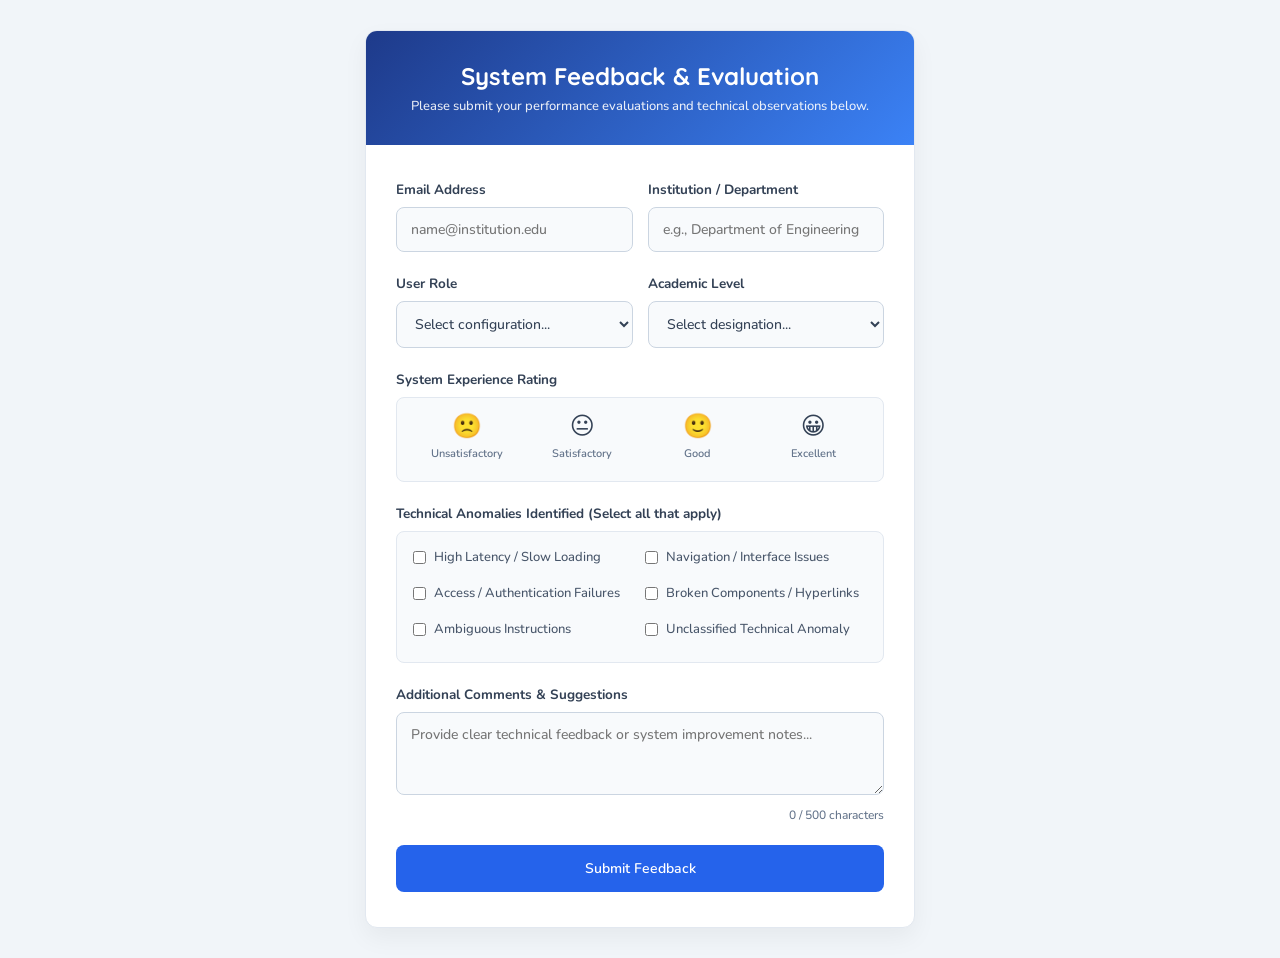
<file: feedback.html>
<!DOCTYPE html>
<html lang="en">
<head>
    <meta charset="UTF-8">
    <meta name="viewport" content="width=device-width, initial-scale=1.0">
    <title>Institutional Feedback & Evaluation System</title>
    <link rel="preconnect" href="https://fonts.googleapis.com">
    <link rel="preconnect" href="https://fonts.gstatic.com" crossorigin>
    <link href="https://fonts.googleapis.com/css2?family=Nunito:wght@400;600;700;800&family=Quicksand:wght@500;700&display=swap" rel="stylesheet">
    
    <style>
        * {
            box-sizing: border-box;
            margin: 0;
            padding: 0;
            font-family: 'Nunito', 'Quicksand', system-ui, sans-serif;
        }

        body {
            background-color: #f1f5f9;
            display: flex;
            justify-content: center;
            align-items: center;
            min-height: 100vh;
            padding: 30px 15px;
        }

        .feedback-card {
            background: #ffffff;
            width: 100%;
            max-width: 550px;
            border-radius: 12px;
            box-shadow: 0 10px 25px rgba(0, 0, 0, 0.05);
            border: 1px solid #e2e8f0;
            overflow: hidden;
            transition: transform 0.3s ease;
        }

        .card-header {
            background: linear-gradient(135deg, #1e3a8a, #3b82f6);
            padding: 30px;
            text-align: center;
            color: #ffffff;
        }

        .card-header h2 {
            font-family: 'Quicksand', sans-serif;
            font-size: 24px;
            font-weight: 700;
            margin-bottom: 6px;
        }

        .card-header p {
            font-size: 13px;
            opacity: 0.9;
            font-weight: 500;
        }

        .card-body {
            padding: 35px 30px;
        }

        .form-group {
            margin-bottom: 22px;
        }

        .form-row {
            display: flex;
            gap: 15px;
        }

        .form-row .form-group {
            flex: 1;
        }

        label {
            display: block;
            font-weight: 700;
            margin-bottom: 8px;
            color: #334155;
            font-size: 13.5px;
        }

        input[type="text"], 
        input[type="email"], 
        select, 
        textarea {
            width: 100%;
            padding: 12px 14px;
            border: 1px solid #cbd5e1;
            border-radius: 8px;
            font-size: 14px;
            color: #334155;
            background-color: #f8fafc;
            outline: none;
            font-weight: 500;
            transition: all 0.2s ease;
        }

        input:focus, 
        select:focus, 
        textarea:focus {
            border-color: #3b82f6;
            background-color: #ffffff;
            box-shadow: 0 0 0 3px rgba(59, 130, 246, 0.15);
        }

        /* Simplified, professional layout for experience ratings */
        .emoji-rating-box {
            display: flex;
            justify-content: space-between;
            background: #f8fafc;
            padding: 12px;
            border-radius: 8px;
            border: 1px solid #e2e8f0;
        }

        .emoji-option {
            cursor: pointer;
            font-size: 24px;
            transition: all 0.2s ease;
            text-align: center;
            display: flex;
            flex-direction: column;
            align-items: center;
            flex: 1;
        }

        .emoji-option span {
            font-size: 11px;
            color: #64748b;
            font-weight: 600;
            margin-top: 4px;
        }

        .emoji-option input[type="radio"] {
            display: none;
        }

        .emoji-option:hover {
            transform: scale(1.1);
        }

        .emoji-option.active-emoji {
            transform: scale(1.1);
        }
        
        .emoji-option.active-emoji span {
            color: #2563eb;
            font-weight: 700;
        }

        .issues-container {
            display: grid;
            grid-template-columns: repeat(2, 1fr);
            gap: 10px;
            background: #f8fafc;
            padding: 16px;
            border: 1px solid #e2e8f0;
            border-radius: 8px;
        }

        .issue-item {
            display: flex;
            align-items: center;
            font-weight: 500;
            font-size: 13px;
            color: #475569;
            cursor: pointer;
        }

        .issue-item input {
            margin-right: 8px;
            accent-color: #2563eb;
        }

        .textarea-meta {
            display: flex;
            justify-content: space-between;
            align-items: center;
            margin-top: 6px;
            font-size: 12px;
            color: #64748b;
            font-weight: 500;
        }

        .btn-submit {
            width: 100%;
            background-color: #2563eb;
            color: #ffffff;
            border: none;
            padding: 14px;
            border-radius: 8px;
            font-size: 14px;
            font-weight: 600;
            cursor: pointer;
            transition: all 0.2s ease;
        }

        .btn-submit:hover {
            background-color: #1d4ed8;
        }

        .btn-submit:disabled {
            background-color: #cbd5e1;
            color: #94a3b8;
            cursor: not-allowed;
        }

        #statusDisplay {
            margin-top: 18px;
            text-align: center;
            font-weight: 600;
            font-size: 13.5px;
            padding: 12px;
            border-radius: 8px;
            display: none;
        }
    </style>
</head>
<body>

<div class="feedback-card">
    <div class="card-header">
        <h2>System Feedback & Evaluation</h2>
        <p>Please submit your performance evaluations and technical observations below.</p>
    </div>

    <div class="card-body">
        <form id="comprehensiveFeedbackForm" novalidate>
            
            <div class="form-row">
                <div class="form-group">
                    <label for="userEmail">Email Address</label>
                    <input type="email" id="userEmail" name="email" placeholder="name@institution.edu" required>
                </div>
                <div class="form-group">
                    <label for="organisationName">Institution / Department</label>
                    <input type="text" id="organisationName" name="org" placeholder="e.g., Department of Engineering" required>
                </div>
            </div>

            <div class="form-row">
                <div class="form-group">
                    <label for="userRole">User Role</label>
                    <select id="userRole" name="role" required>
                        <option value="" disabled selected>Select configuration...</option>
                        <option value="Student">Student</option>
                        <option value="Teacher">Teacher</option>
                        <option value="Professor">Professor</option>
                    </select>
                </div>

                <div class="form-group">
                    <label for="academicStandard">Academic Level</label>
                    <select id="academicStandard" name="standard" required>
                        <option value="" disabled selected>Select designation...</option>
                        <option value="1st Year">1st Year / Undergraduate</option>
                        <option value="2nd Year">2nd Year / Undergraduate</option>
                        <option value="3rd Year">3rd Year / Undergraduate</option>
                        <option value="4th Year">4th Year / Undergraduate</option>
                        <option value="Postgraduate">Postgraduate</option>
                        <option value="Other">Other / Faculty Staff</option>
                    </select>
                </div>
            </div>

            <div class="form-group">
                <label>System Experience Rating</label>
                <div class="emoji-rating-box">
                    <label class="emoji-option">
                        <input type="radio" name="rating" value="Unsatisfactory" required>
                        <div>🙁</div>
                        <span>Unsatisfactory</span>
                    </label>
                    <label class="emoji-option">
                        <input type="radio" name="rating" value="Satisfactory">
                        <div>😐</div>
                        <span>Satisfactory</span>
                    </label>
                    <label class="emoji-option">
                        <input type="radio" name="rating" value="Good">
                        <div>🙂</div>
                        <span>Good</span>
                    </label>
                    <label class="emoji-option">
                        <input type="radio" name="rating" value="Excellent">
                        <div>😀</div>
                        <span>Excellent</span>
                    </label>
                </div>
            </div>

            <div class="form-group">
                <label>Technical Anomalies Identified (Select all that apply)</label>
                <div class="issues-container">
                    <label class="issue-item"><input type="checkbox" name="technicalIssues" value="Latency / Slow Loading"> High Latency / Slow Loading</label>
                    <label class="issue-item"><input type="checkbox" name="technicalIssues" value="Navigation / UI Issues"> Navigation / Interface Issues</label>
                    <label class="issue-item"><input type="checkbox" name="technicalIssues" value="Authentication Failure"> Access / Authentication Failures</label>
                    <label class="issue-item"><input type="checkbox" name="technicalIssues" value="Broken Hyperlinks"> Broken Components / Hyperlinks</label>
                    <label class="issue-item"><input type="checkbox" name="technicalIssues" value="Ambiguous Instructions"> Ambiguous Instructions</label>
                    <label class="issue-item"><input type="checkbox" name="technicalIssues" value="Unclassified Error"> Unclassified Technical Anomaly</label>
                </div>
            </div>

            <div class="form-group">
                <label for="suggestionsBox">Additional Comments & Suggestions</label>
                <textarea id="suggestionsBox" name="suggestions" rows="3" maxlength="500" placeholder="Provide clear technical feedback or system improvement notes..." required></textarea>
                <div class="textarea-meta">
                    <span id="validationWarning" style="color: #dc3545; font-weight: 700;"></span>
                    <span id="charCounter">0 / 500 characters</span>
                </div>
            </div>

            <button type="submit" id="submitBtn" class="btn-submit">Submit Feedback</button>
        </form>
        
        <div id="statusDisplay"></div>
    </div>
</div>

<script>
    const SCRIPT_URL = 'https://script.google.com/macros/s/AKfycbzRmSunOp9IKG5KYD7FOYZQU2jAKlLg6oL7w4bLs00RF7lyRp7rCvyHrlQOKXMLFHow/exec'; 

    const form = document.getElementById('comprehensiveFeedbackForm');
    const submitBtn = document.getElementById('submitBtn');
    const statusDisplay = document.getElementById('statusDisplay');
    const textArea = document.getElementById('suggestionsBox');
    const charCounter = document.getElementById('charCounter');
    const validationWarning = document.getElementById('validationWarning');
    const emojiOptions = document.querySelectorAll('.emoji-option');
    const emailInput = document.getElementById('userEmail');

    emojiOptions.forEach(option => {
        const input = option.querySelector('input[type="radio"]');
        input.addEventListener('change', () => {
            emojiOptions.forEach(el => el.classList.remove('active-emoji'));
            if (input.checked) {
                option.classList.add('active-emoji');
            }
        });
    });

    textArea.addEventListener('input', (e) => {
        const count = e.target.value.length;
        charCounter.textContent = `${count} / 500 characters`;
    });

    function parseFormValidation() {
        validationWarning.textContent = "";
        const emailFilter = /^[^\s@]+@[^\s@]+\.[^\s@]+$/;
        
        if (!emailFilter.test(emailInput.value.trim())) {
            validationWarning.textContent = "Please enter a valid institutional email address.";
            return false;
        }
        if (!form.checkValidity()) {
            validationWarning.textContent = "Please complete all required form fields.";
            return false;
        }
        return true;
    }

    form.addEventListener('submit', async (e) => {
        e.preventDefault();
        if (!parseFormValidation()) return;

        submitBtn.disabled = true;
        statusDisplay.style.display = 'block';
        statusDisplay.style.backgroundColor = '#f1f5f9';
        statusDisplay.style.color = '#1e3a8a';
        statusDisplay.style.border = '1px solid #cbd5e1';
        statusDisplay.innerHTML = "Processing request... Transmitting dataset securely.";

        try {
            // CRITICAL FIX: Convert form data directly into URLSearchParams 
            // This ensures standard Content-Type headers that bypass restrictive CORS pre-flight checks
            const checkedIssues = [];
            document.querySelectorAll('input[name="technicalIssues"]:checked').forEach(cb => {
                checkedIssues.push(cb.value);
            });

            const params = new URLSearchParams();
            params.append('email', form.email.value);
            params.append('org', form.org.value);
            params.append('role', form.role.value);
            params.append('standard', form.standard.value);
            params.append('rating', form.querySelector('input[name="rating"]:checked').value);
            params.append('issues', checkedIssues.join(', ') || 'None');
            params.append('suggestions', form.suggestions.value);

            // Fetch configured with mode: 'no-cors' to seamlessly handle dynamic Google App Apps Script redirect pipelines
            await fetch(SCRIPT_URL, { 
                method: 'POST', 
                mode: 'no-cors',
                headers: {
                    'Content-Type': 'application/x-www-form-urlencoded'
                },
                body: params.toString()
            });

            // Since 'no-cors' treats responses as opaque (preventing errors from blocking execution),
            // we assume delivery success here.
            statusDisplay.style.backgroundColor = '#f0fdf4';
            statusDisplay.style.color = '#166534';
            statusDisplay.style.border = '1px solid #bbf7d0';
            statusDisplay.innerHTML = "Success! Feedback record securely integrated.";

            form.reset();
            emojiOptions.forEach(el => el.classList.remove('active-emoji'));
            charCounter.textContent = `0 / 500 characters`;

        } catch (err) {
            statusDisplay.style.backgroundColor = '#fef2f2';
            statusDisplay.style.color = '#991b1b';
            statusDisplay.style.border = '1px solid #fca5a5';
            statusDisplay.innerHTML = "Network transmission error. Please re-verify your connection profile and retry.";
        } finally {
            submitBtn.disabled = false;
            setTimeout(() => {
                statusDisplay.style.display = 'none';
            }, 6000);
        }
    });
</script>

</body>
</html>
</file>
